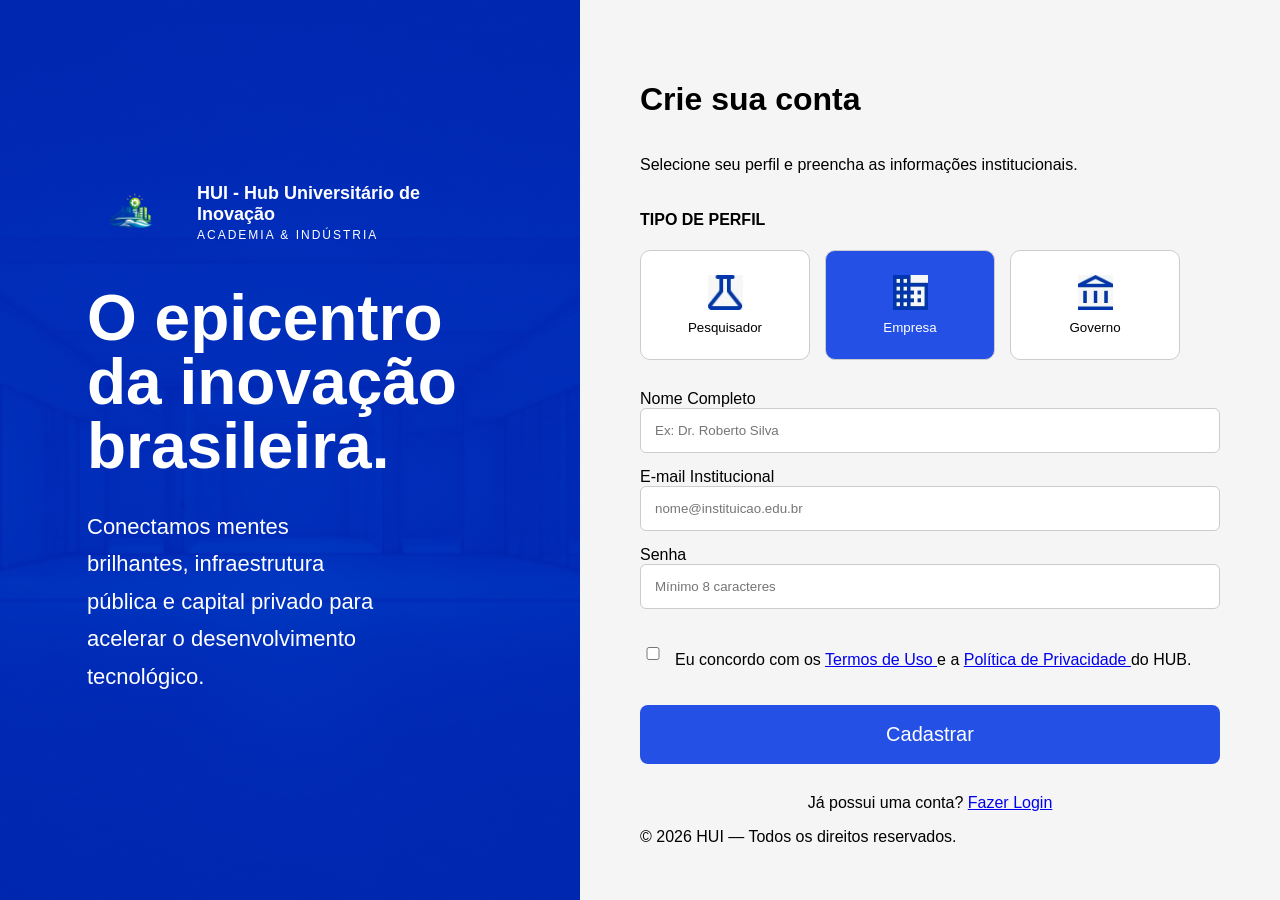
<file: index.html>
<!DOCTYPE html>
<html lang="pt-br">

<head>
    <meta charset="UTF-8">
    <title>HUI - Cadastro</title>

    <link rel="stylesheet" href="style.css">
</head>

<body>

<div class="container">

    <!-- LADO ESQUERDO -->
    <div class="esquerda">

    <div class="conteudo-esquerda">

        <div class="marca">

            <img src="Logo.png" class="logo">

            <div>

                <h3>HUI - Hub Universitário de Inovação</h3>

                <span>ACADEMIA & INDÚSTRIA</span>

            </div>
        </div>


        <h1>
            O epicentro da
            inovação brasileira.
        </h1>

        <p>
            Conectamos mentes brilhantes,
            infraestrutura pública e capital privado
            para acelerar o desenvolvimento tecnológico.
        </p>

    </div>

</div>

    <!-- LADO DIREITO -->
<div class="direita">

    <h1>Crie sua conta</h1>

    <p>
        Selecione seu perfil e preencha as informações institucionais.
    </p>

    <h4>TIPO DE PERFIL</h4>

    <div class="perfis">

        <button class="perfil">
            <img src="./imagens/pesquisador.jpeg" class="icone">
            <span>Pesquisador</span>
        </button>

        <button class="perfil ativo">
            <img src="./imagens/empresa.jpeg" class="icone">
            <span>Empresa</span>
        </button>

        <button class="perfil">
            <img src="./imagens/governo.jpeg" class="icone">
            <span>Governo</span>
        </button>

    </div>


    <form>

        <label>Nome Completo</label>

        <input
        type="text"
        placeholder="Ex: Dr. Roberto Silva">


        <label>E-mail Institucional</label>

        <input
        type="email"
        placeholder="nome@instituicao.edu.br">


        <label>Senha</label>

        <input
        type="password"
        placeholder="Mínimo 8 caracteres">


        <div class="checkbox-container">

            <input
            type="checkbox"
            id="termos">

            <label for="termos">

                Eu concordo com os

                <a href="#">
                    Termos de Uso
                </a>

                e a

                <a href="#">
                    Política de Privacidade
                </a>
                do HUB.
            </label>

        </div>


        <button class="botao">

            Cadastrar

        </button>

    </form>


    <p class="login">

        Já possui uma conta?

        <a href="#">
            Fazer Login
        </a>

    </p>


    <footer>

        © 2026 HUI — Todos os direitos reservados.

</div>
        
</body>

</html>
</file>
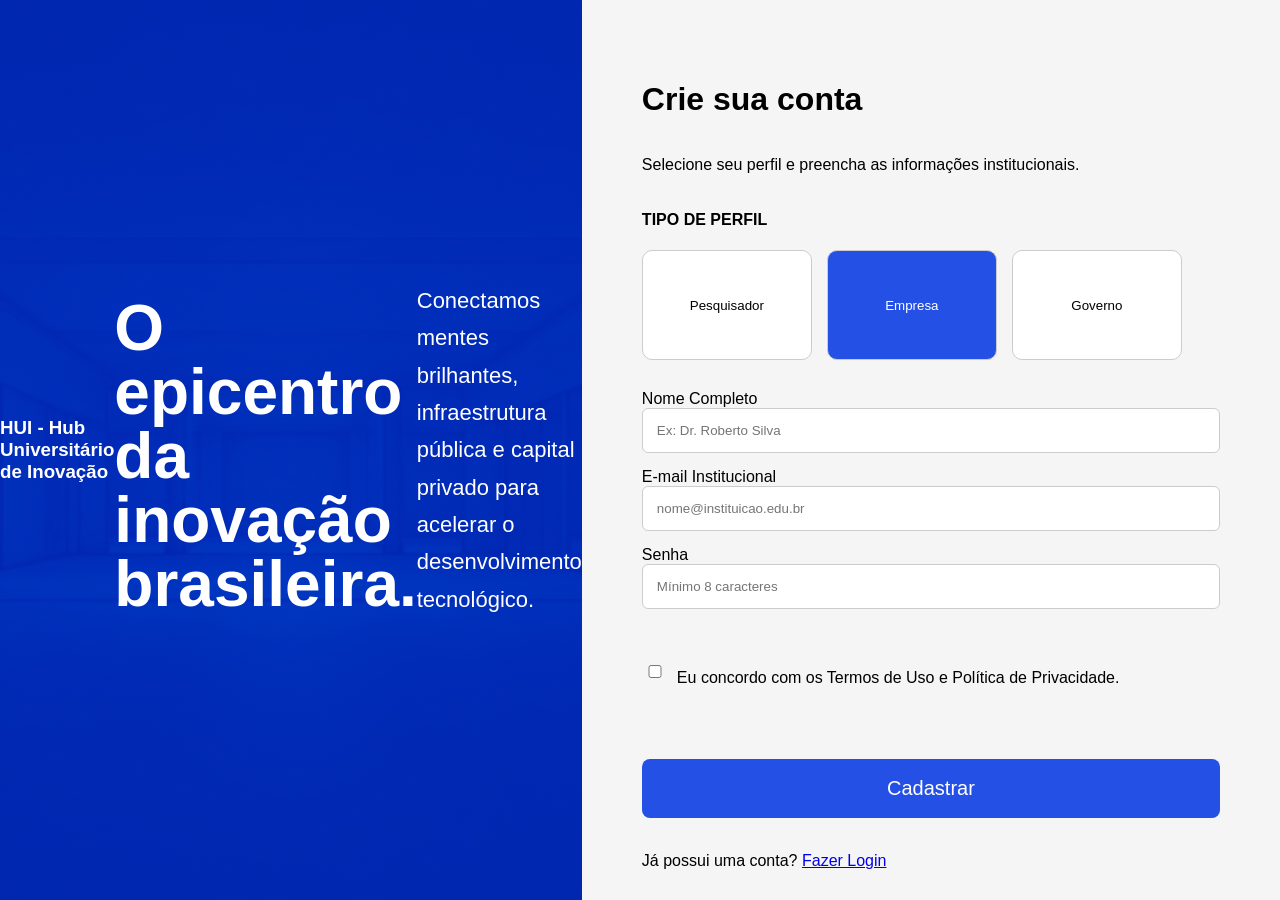
<file: Tela1.html>
<!DOCTYPE html>
<html lang="pt-br">

<head>
    <meta charset="UTF-8">
    <title>HUI - Cadastro</title>
    <link rel="stylesheet" href="style.css">
</head>

<body>

    <div class="container">

        <div class="esquerda">

            <h3>HUI - Hub Universitário de Inovação</h3>

            <h1>O epicentro da inovação brasileira.</h1>

            <p>
                Conectamos mentes brilhantes, infraestrutura pública e
                capital privado para acelerar o desenvolvimento tecnológico.
            </p>

        </div>

        <div class="direita">

            <h1>Crie sua conta</h1>

            <p>
                Selecione seu perfil e preencha as informações institucionais.
            </p>

            <h4>TIPO DE PERFIL</h4>

            <div class="perfis">

                <button class="perfil">
                    Pesquisador
                </button>

                <button class="perfil ativo">
                    Empresa
                </button>

                <button class="perfil">
                    Governo
                </button>

            </div>

            <form>

                <label>Nome Completo</label><br>
                <input type="text" placeholder="Ex: Dr. Roberto Silva">

                <label>E-mail Institucional</label><br>
                <input type="email" placeholder="nome@instituicao.edu.br">

                <label>Senha</label><br>
                <input type="password" placeholder="Mínimo 8 caracteres">

                <br><br>

               <div class="checkbox-container">
    <input type="checkbox" id="termos">
    <label for="termos">
        Eu concordo com os Termos de Uso e Política de Privacidade.
    </label>
</div>

                <br><br>

                <button class="botao">
                    Cadastrar
                </button>

            </form>

            <br>

            <p>
                Já possui uma conta?
                <a href="#">Fazer Login</a>
            </p>

        </div>

    </div>

</body>

</html>
</file>
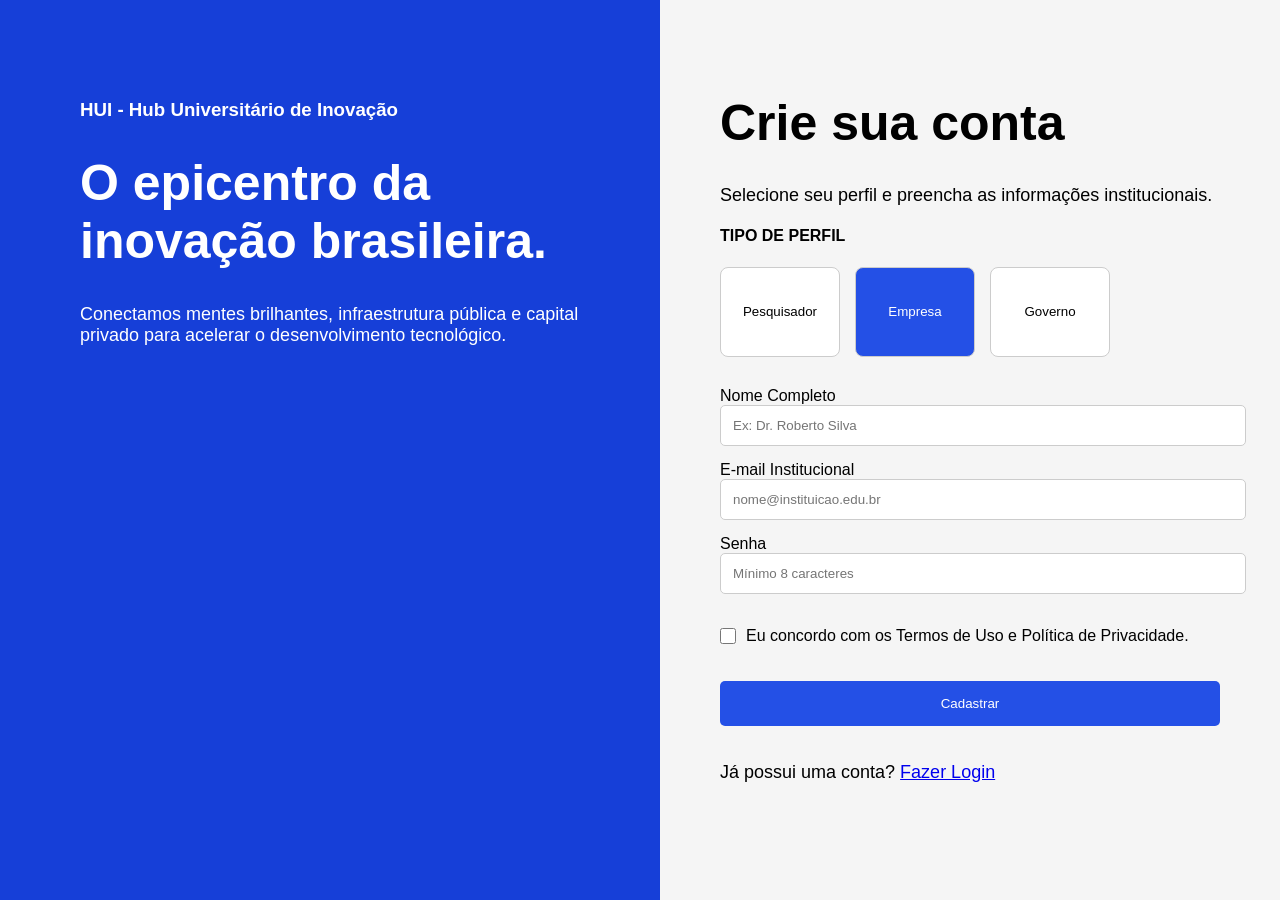
<file: Pagina.html/Tela1.html>
<!DOCTYPE html>
<html lang="pt-br">

<head>
    <meta charset="UTF-8">
    <title>HUI - Cadastro</title>
    <link rel="stylesheet" href="CSS/style.css">
</head>

<body>

    <div class="container">

        <div class="esquerda">

            <h3>HUI - Hub Universitário de Inovação</h3>

            <h1>O epicentro da inovação brasileira.</h1>

            <p>
                Conectamos mentes brilhantes, infraestrutura pública e
                capital privado para acelerar o desenvolvimento tecnológico.
            </p>

        </div>

        <div class="direita">

            <h1>Crie sua conta</h1>

            <p>
                Selecione seu perfil e preencha as informações institucionais.
            </p>

            <h4>TIPO DE PERFIL</h4>

            <div class="perfis">

                <button class="perfil">
                    Pesquisador
                </button>

                <button class="perfil ativo">
                    Empresa
                </button>

                <button class="perfil">
                    Governo
                </button>

            </div>

            <form>

                <label>Nome Completo</label><br>
                <input type="text" placeholder="Ex: Dr. Roberto Silva">

                <label>E-mail Institucional</label><br>
                <input type="email" placeholder="nome@instituicao.edu.br">

                <label>Senha</label><br>
                <input type="password" placeholder="Mínimo 8 caracteres">

                <br><br>

               <div class="checkbox-container">
    <input type="checkbox" id="termos">
    <label for="termos">
        Eu concordo com os Termos de Uso e Política de Privacidade.
    </label>
</div>

                <br><br>

                <button class="botao">
                    Cadastrar
                </button>

            </form>

            <br>

            <p>
                Já possui uma conta?
                <a href="#">Fazer Login</a>
            </p>

        </div>

    </div>

</body>

</html>
</file>
<file: style.css>
body{
    margin:0;

    font-family:Arial;

}

.container{
    display:flex;

    height:100vh;
}


/* LADO ESQUERDO */

.esquerda{

    width:50%;

    height:100vh;

    color:white;

    background-image:
    linear-gradient(
        rgba(0,40,180,.75),
        rgba(0,40,180,.75)
    ),

    url("./imagens/fundo.jpeg");

    background-size:cover;

    background-position:center;

    display:flex;

    align-items:center;

    justify-content:center;

}


.conteudo-esquerda{

    width:70%;

}


.marca{

    display:flex;

    align-items:center;

    gap:20px;

    margin-bottom:40px;

}


.logo{

    width:90px;

}


.marca h3{

    margin:0;

    font-size:18px;

}


.marca span{

    font-size:12px;

    letter-spacing:2px;

}


.esquerda h1{

    font-size:64px;

    line-height:1;

    margin-bottom:30px;

}


.esquerda p{

    width:75%;

    font-size:22px;

    line-height:1.7;

}

/* DIREITA */

.direita{

    width:50%;

    background:#f5f5f5;

    padding:60px;

    display:flex;

    flex-direction:column;

}
.perfis{

    display:flex;

    gap:15px;

    margin-bottom:30px;

}



/* BOTÕES */

.perfil{

    width:170px;

    height:110px;

    background:white;

    border:1px solid #ccc;

    border-radius:10px;

    cursor:pointer;

    display:flex;

    flex-direction:column;

    justify-content:center;

    align-items:center;

    gap:10px;

}

.perfil:hover{

    transform:scale(1.02);

}

.perfil.ativo{

    background:#2450e6;

    color:white;

}

.icone{

    width:35px;

    height:35px;

}



/* INPUTS */

input{

    width:100%;

    padding:14px;

    margin-bottom:15px;

    border-radius:6px;

    border:1px solid #ccc;

    box-sizing:border-box;

}



.checkbox-container{

    display:flex;

    align-items:center;

    gap:10px;

    margin-top:20px;

}

.checkbox-container input{

    width:18px;

}



/* BOTÃO */

.botao{

    width:100%;

    padding:18px;

    margin-top:30px;

    border:none;

    border-radius:8px;

    background:#2450e6;

    color:white;

    font-size:20px;

    cursor:pointer;

}

.botao:hover{

    background:#1739b6;

}



.login{

    text-align:center;

    margin-top:30px;

.checkbox-container {
    display: flex;
    align-items: center;
    gap: 10px;
}
/* LINKS TERMOS */

.checkbox-container a{

    color:#2450e6;

    text-decoration:none;

    font-weight:600;

}

.checkbox-container a:hover{

    text-decoration:underline;

}



/* LOGIN */

.login{

    margin-top:25px;

    text-align:center;

}



/* RODAPÉ */

footer{

    margin-top:auto;

    text-align:left;

    color:#8b8b8b;

    font-size:14px;

    line-height:1.8;

}
</file>
<file: Pagina.html/CSS/style.css>
body{
    margin: 0;
    font-family: Arial, sans-serif;
}

.container{
    display: flex;
    height: 100vh;
}

.esquerda{
    width: 50%;
    background-color: #163fd8;
    color: white;
    padding: 80px;
}

.direita{
    width: 50%;
    background-color: #f5f5f5;
    padding: 60px;
}

h1{
    font-size: 50px;
}

p{
    font-size: 18px;
}

.perfis{
    display: flex;
    gap: 15px;
    margin-bottom: 30px;
}

.perfil{
    width: 120px;
    height: 90px;
    border: 1px solid #ccc;
    background-color: white;
    border-radius: 8px;
    cursor: pointer;
}

.perfil.ativo{
    background-color: #2450e6;
    color: white;
}

input{
    width: 100%;
    padding: 12px;
    margin-bottom: 15px;
    border: 1px solid #ccc;
    border-radius: 5px;
}

.botao{
    width: 100%;
    padding: 15px;
    background-color: #2450e6;
    color: white;
    border: none;
    border-radius: 5px;
    cursor: pointer;
}

.botao:hover{
    background-color: #163fd8;
}
.checkbox-container {
    display: flex;
    align-items: center;
    gap: 10px;
}

.checkbox-container input {
    margin: 0;
    width: 16px;
    height: 16px;
    flex-shrink: 0;
}

.checkbox-container label {
    margin: 0;
}
</file>
